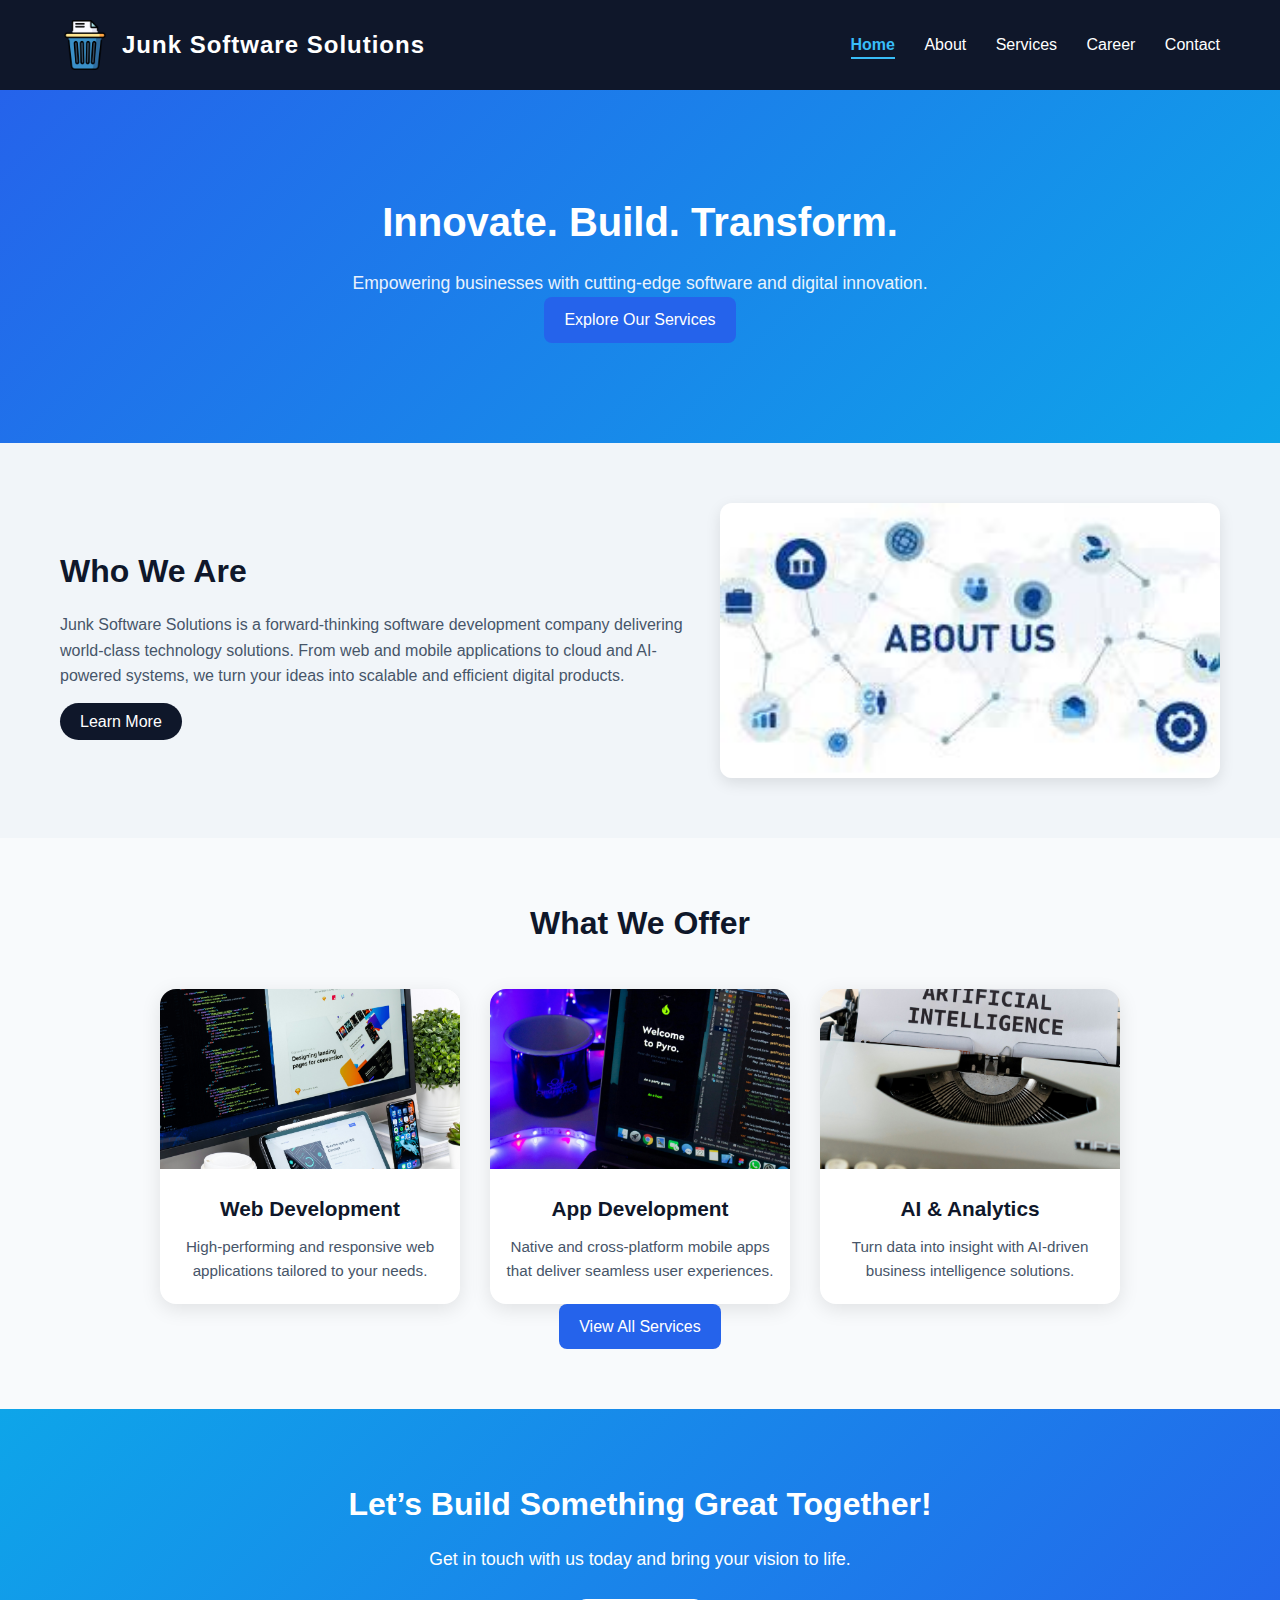
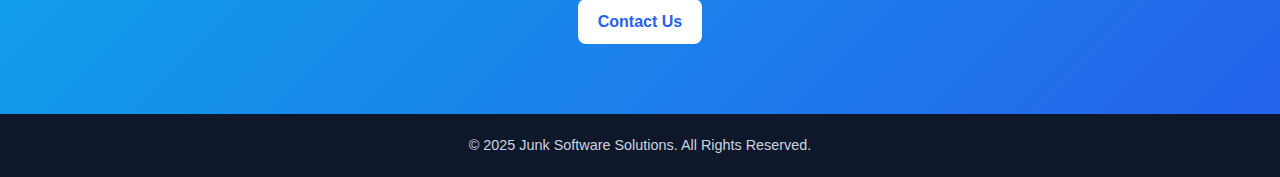
<file: index.html>
<!DOCTYPE html>
<html lang="en">
<head>
  <meta charset="UTF-8" />
  <meta name="viewport" content="width=device-width, initial-scale=1.0" />
  <link rel="icon" type="image/png" href="logo.png">
  <title>Junk Software Solutions</title>
  <link rel="stylesheet" href="style.css" />
</head>
<body>
  <!-- ---------- HEADER ---------- -->
  <header>
    <div class="logo-container">
      <img src="logo.png" alt="Company Logo" class="logo">
      <h1>Junk Software Solutions</h1>
    </div>
    <nav>
      <a href="index.html" class="active">Home</a>
      <a href="about.html">About</a>
      <a href="service.html">Services</a>
      <a href="career.html">Career</a>
      <a href="contact.html">Contact</a>
    </nav>
  </header>

  <!-- ---------- HERO SECTION ---------- -->
  <section class="hero">
    <h2>Innovate. Build. Transform.</h2>
    <p>Empowering businesses with cutting-edge software and digital innovation.</p>
    <a href="service.html" class="btn-primary">Explore Our Services</a>
  </section>

  <!-- ---------- ABOUT SECTION ---------- -->
  <section class="about">
    <div class="about-content">
      <h3>Who We Are</h3>
      <p>
        Junk Software Solutions is a forward-thinking software development company delivering 
        world-class technology solutions. From web and mobile applications to cloud and AI-powered 
        systems, we turn your ideas into scalable and efficient digital products.
      </p>
      <a href="about.html" class="btn-secondary">Learn More</a>
    </div>
    <img src="images/about.jpg" alt="About Us">
  </section>

  <!-- ---------- SERVICES PREVIEW ---------- -->
  <section class="home-services">
    <h3>What We Offer</h3>
    <div class="service-cards">
      <div class="card">
        <img src="images/image1.jpg" alt="Web Development">
        <h4>Web Development</h4>
        <p>High-performing and responsive web applications tailored to your needs.</p>
      </div>
      <div class="card">
        <img src="images/image2.jpg" alt="App Development">
        <h4>App Development</h4>
        <p>Native and cross-platform mobile apps that deliver seamless user experiences.</p>
      </div>
      <div class="card">
        <img src="images/image4.jpg" alt="AI Solutions">
        <h4>AI & Analytics</h4>
        <p>Turn data into insight with AI-driven business intelligence solutions.</p>
      </div>
    </div>
    <a href="service.html" class="btn-primary">View All Services</a>
  </section>

  <!-- ---------- CONTACT CTA ---------- -->
  <section class="cta">
    <h3>Let’s Build Something Great Together!</h3>
    <p>Get in touch with us today and bring your vision to life.</p>
    <a href="contact.html" class="btn-primary">Contact Us</a>
  </section>

  <!-- ---------- FOOTER ---------- -->
  <footer>
    © 2025 Junk Software Solutions. All Rights Reserved.
  </footer>

  <script src="script.js"></script>
</body>
</html>
</file>
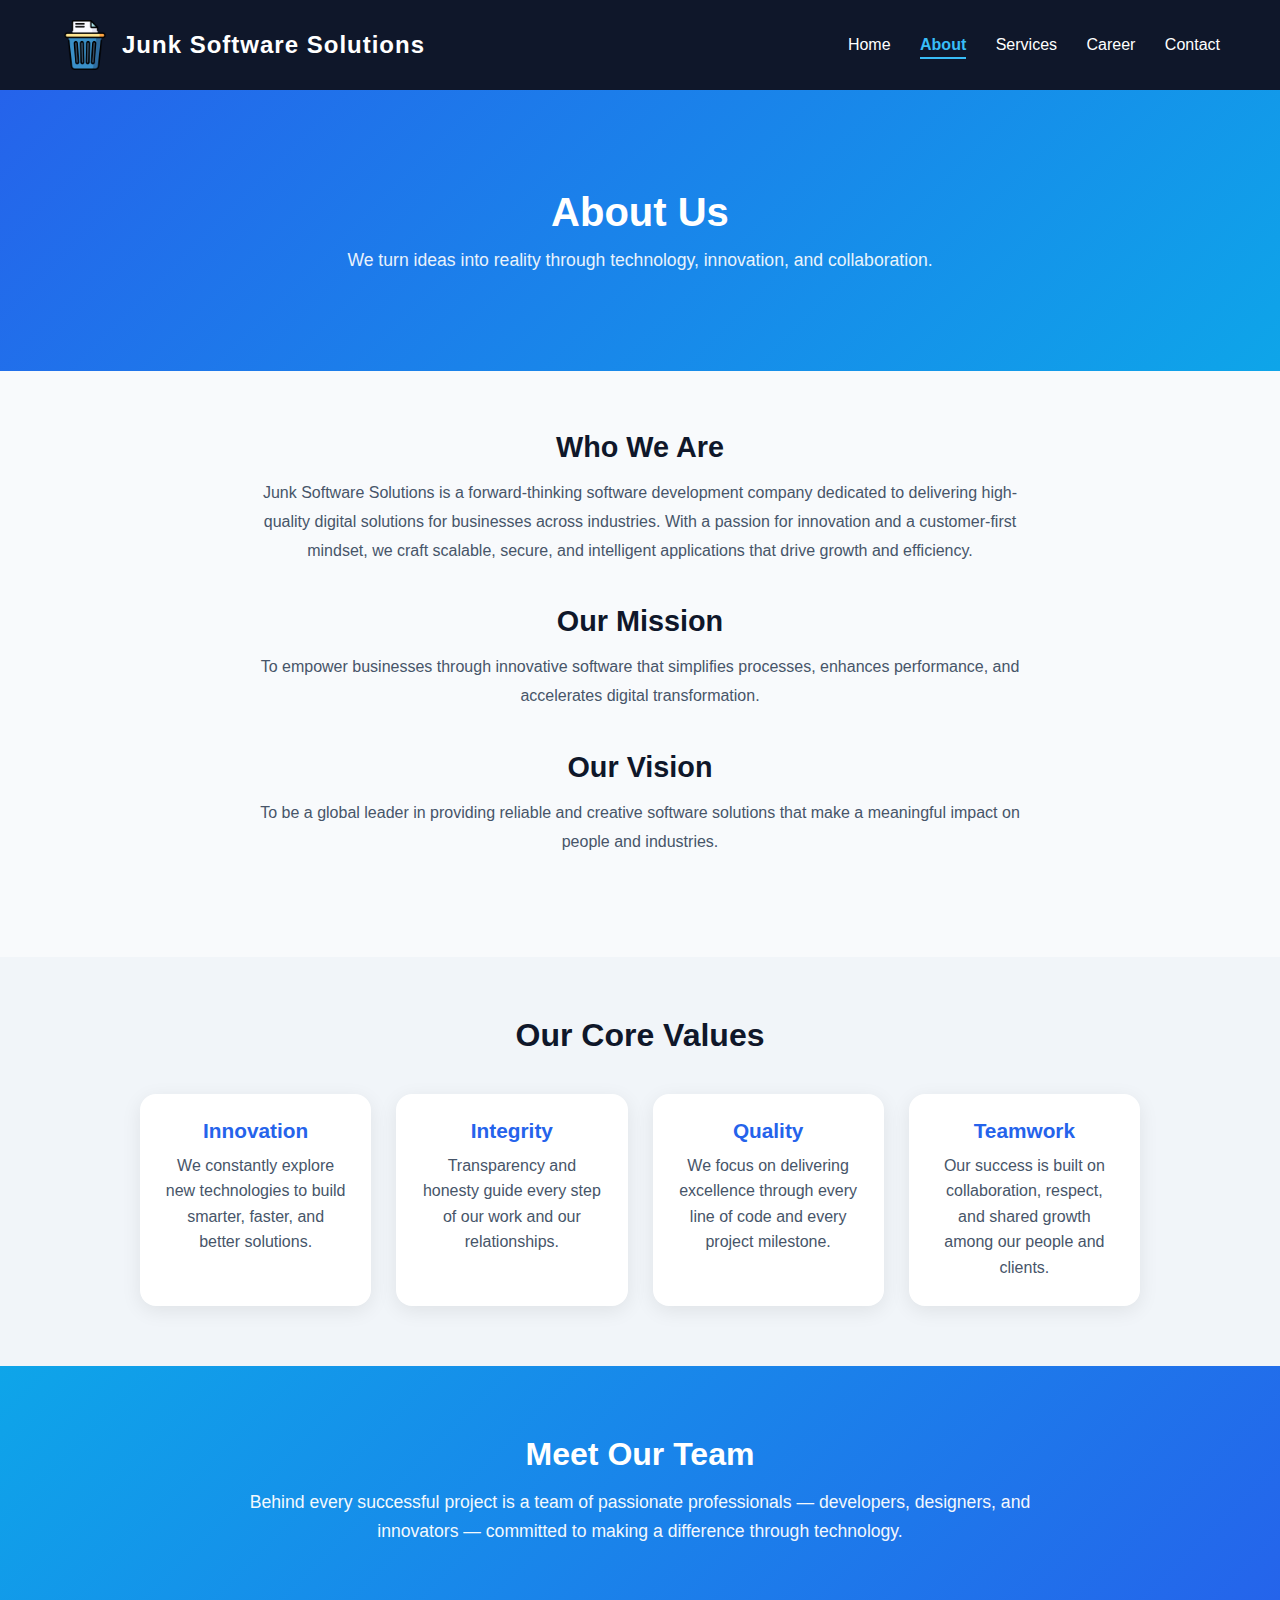
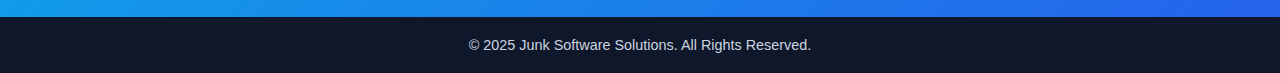
<file: about.html>
<!DOCTYPE html>
<html lang="en">
<head>
  <meta charset="UTF-8" />
  <meta name="viewport" content="width=device-width, initial-scale=1.0" />
  <link rel="icon" type="image/png" href="logo.png">
  <title>About Us | Junk Software Solutions</title>
  <link rel="stylesheet" href="about.css" />
</head>
<body>
  <!-- ---------- HEADER ---------- -->
  <header>
    <div class="logo-container">
      <img src="logo.png" alt="Company Logo" class="logo">
      <h1>Junk Software Solutions</h1>
    </div>
    <nav>
      <a href="index.html">Home</a>
      <a href="about.html" class="active">About</a>
      <a href="service.html">Services</a>
      <a href="career.html">Career</a>
      <a href="contact.html">Contact</a>
    </nav>
  </header>

  <!-- ---------- HERO SECTION ---------- -->
  <section class="hero about-hero">
    <h2>About Us</h2>
    <p>We turn ideas into reality through technology, innovation, and collaboration.</p>
  </section>

  <!-- ---------- COMPANY STORY ---------- -->
  <section class="about">
    <div class="about-content">
      <h3>Who We Are</h3>
      <p>
        Junk Software Solutions is a forward-thinking software development company dedicated to delivering 
        high-quality digital solutions for businesses across industries. With a passion for innovation and a 
        customer-first mindset, we craft scalable, secure, and intelligent applications that drive growth 
        and efficiency.
      </p>
    </div>

    <div class="about-content">
      <h3>Our Mission</h3>
      <p>
        To empower businesses through innovative software that simplifies processes, enhances performance, 
        and accelerates digital transformation.
      </p>
    </div>

    <div class="about-content">
      <h3>Our Vision</h3>
      <p>
        To be a global leader in providing reliable and creative software solutions that make a meaningful 
        impact on people and industries.
      </p>
    </div>
  </section>

  <!-- ---------- VALUES SECTION ---------- -->
  <section class="values">
    <h3>Our Core Values</h3>
    <div class="value-grid">
      <div class="value-card">
        <h4>Innovation</h4>
        <p>We constantly explore new technologies to build smarter, faster, and better solutions.</p>
      </div>
      <div class="value-card">
        <h4>Integrity</h4>
        <p>Transparency and honesty guide every step of our work and our relationships.</p>
      </div>
      <div class="value-card">
        <h4>Quality</h4>
        <p>We focus on delivering excellence through every line of code and every project milestone.</p>
      </div>
      <div class="value-card">
        <h4>Teamwork</h4>
        <p>Our success is built on collaboration, respect, and shared growth among our people and clients.</p>
      </div>
    </div>
  </section>

  <!-- ---------- TEAM SECTION ---------- -->
  <section class="team">
    <h3>Meet Our Team</h3>
    <p>
      Behind every successful project is a team of passionate professionals — developers, designers, and 
      innovators — committed to making a difference through technology.
    </p>
  </section>

  <!-- ---------- FOOTER ---------- -->
  <footer>
    © 2025 Junk Software Solutions. All Rights Reserved.
  </footer>

  <script src="script.js"></script>
</body>
</html>
</file>
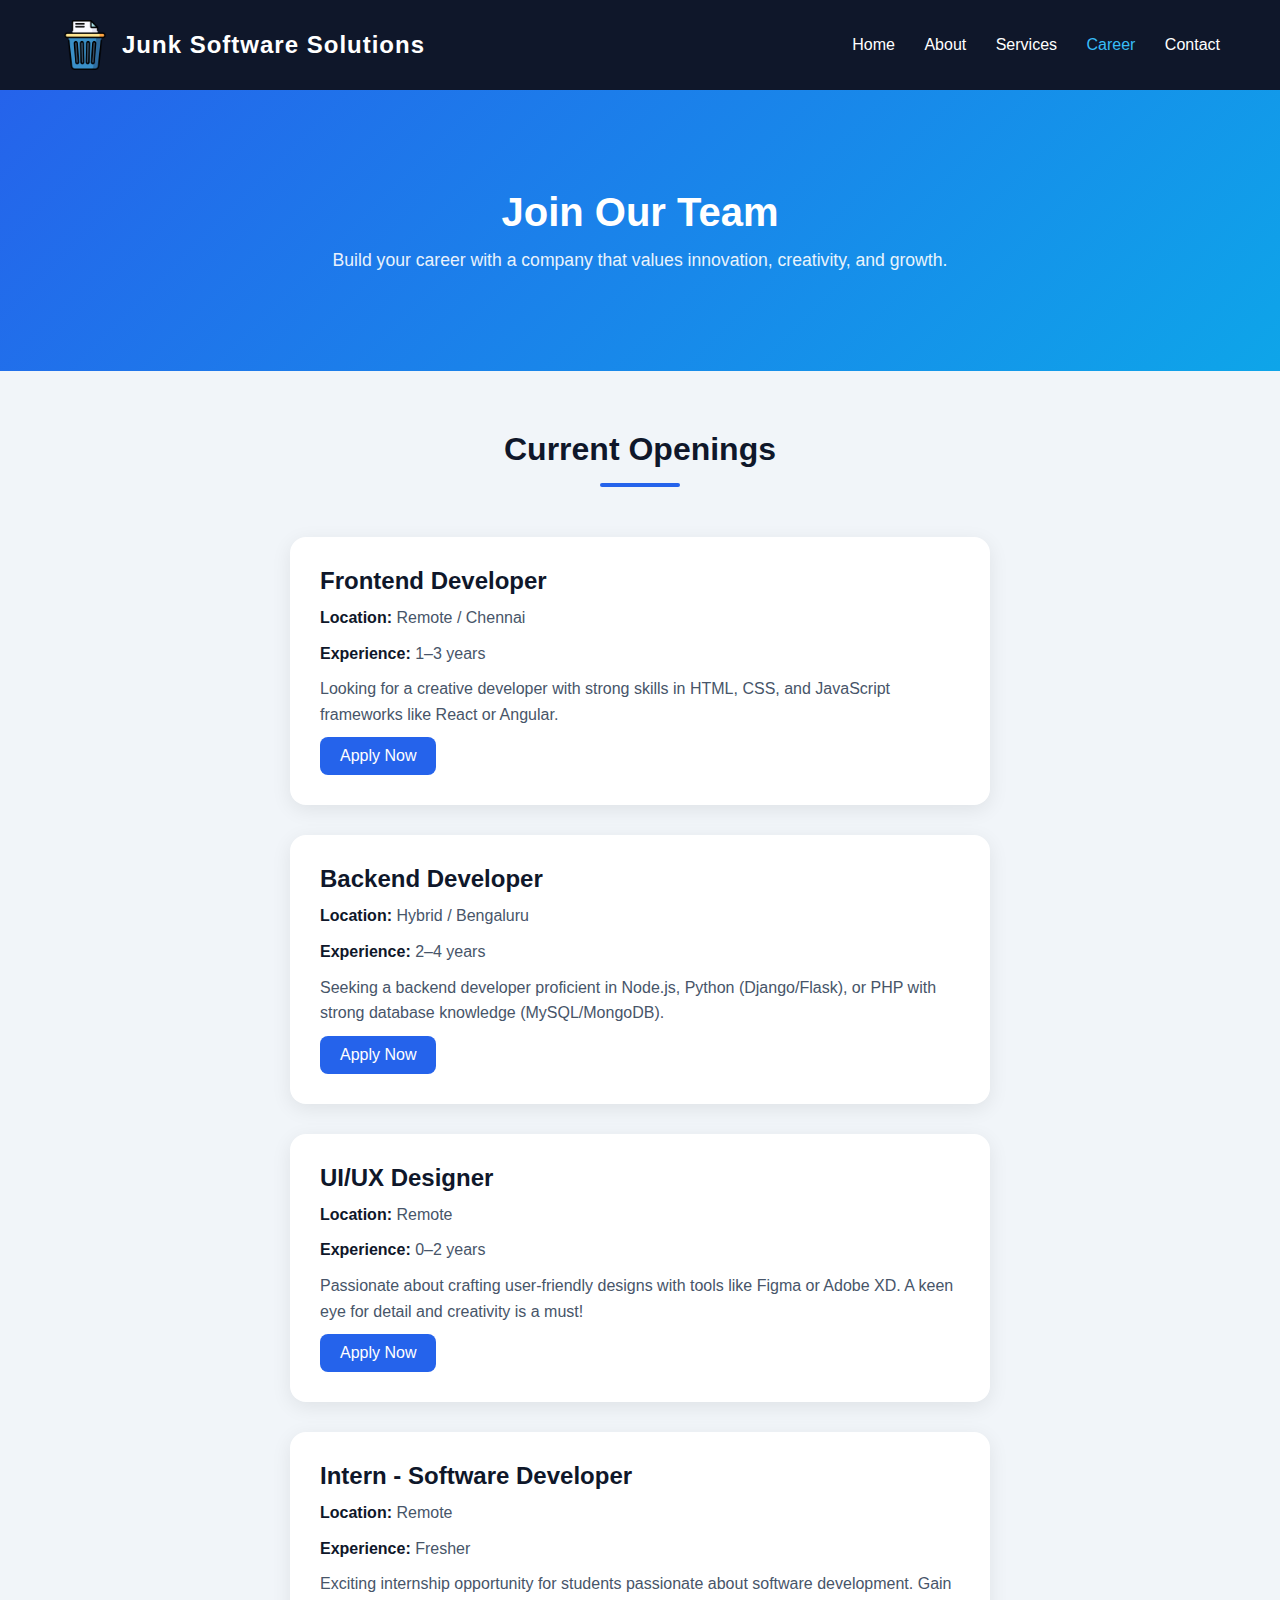
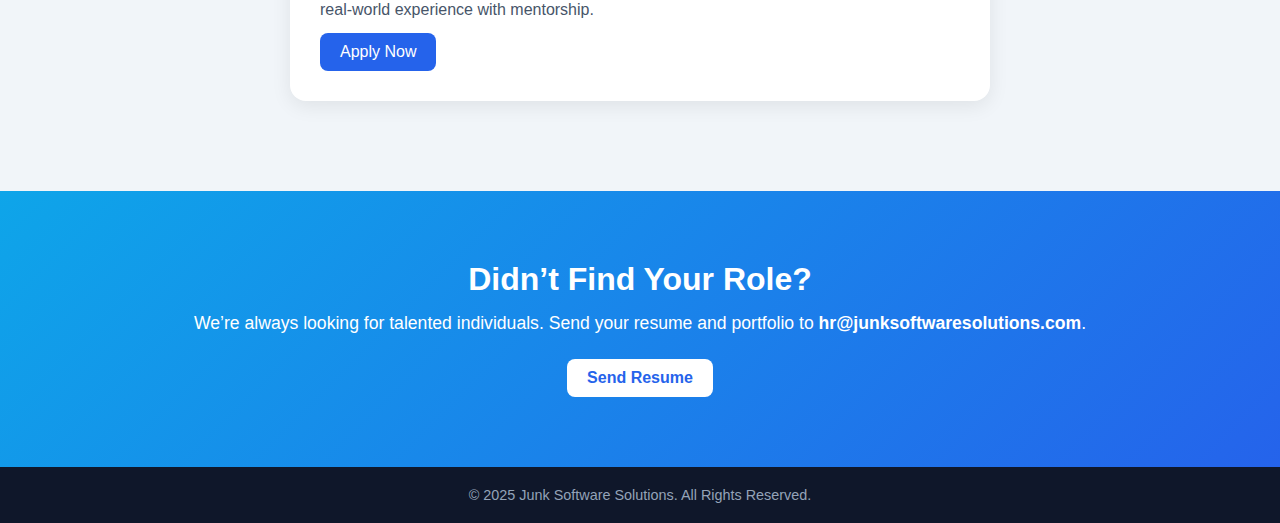
<file: career.html>
<!DOCTYPE html>
<html lang="en">
<head>
  <meta charset="UTF-8" />
  <meta name="viewport" content="width=device-width, initial-scale=1.0" />
  <link rel="icon" type="image/png" href="logo.png">
  <title>Junk Software Solutions</title>
  <link rel="stylesheet" href="career.css" />
</head>
<body>
  <!-- ---------- HEADER ---------- -->
  <header>
    <div class="logo-container">
      <img src="logo.png" alt="Company Logo" class="logo">
      <h1>Junk Software Solutions</h1>
    </div>
    <nav>
      <a href="index.html">Home</a>
      <a href="about.html">About</a>
      <a href="service.html">Services</a>
      <a href="career.html"class="active" >Career</a>
      <a href="contact.html">Contact</a>
    </nav>
  </header>

  <!-- ---------- HERO SECTION ---------- -->
  <section class="hero career-hero">
    <h2>Join Our Team</h2>
    <p>Build your career with a company that values innovation, creativity, and growth.</p>
  </section>

  <!-- ---------- JOB OPENINGS ---------- -->
  <section class="careers">
    <h3>Current Openings</h3>

    <div class="job-card">
      <h4>Frontend Developer</h4>
      <p><strong>Location:</strong> Remote / Chennai</p>
      <p><strong>Experience:</strong> 1–3 years</p>
      <p>
        Looking for a creative developer with strong skills in HTML, CSS, and JavaScript frameworks like React or Angular.
      </p>
      <a href="mailto:hr@junksoftwaresolutions.com" class="btn-primary">Apply Now</a>
    </div>

    <div class="job-card">
      <h4>Backend Developer</h4>
      <p><strong>Location:</strong> Hybrid / Bengaluru</p>
      <p><strong>Experience:</strong> 2–4 years</p>
      <p>
        Seeking a backend developer proficient in Node.js, Python (Django/Flask), or PHP with strong database knowledge (MySQL/MongoDB).
      </p>
      <a href="mailto:hr@junksoftwaresolutions.com" class="btn-primary">Apply Now</a>
    </div>

    <div class="job-card">
      <h4>UI/UX Designer</h4>
      <p><strong>Location:</strong> Remote</p>
      <p><strong>Experience:</strong> 0–2 years</p>
      <p>
        Passionate about crafting user-friendly designs with tools like Figma or Adobe XD. A keen eye for detail and creativity is a must!
      </p>
      <a href="mailto:hr@junksoftwaresolutions.com" class="btn-primary">Apply Now</a>
    </div>

    <div class="job-card">
      <h4>Intern - Software Developer</h4>
      <p><strong>Location:</strong> Remote</p>
      <p><strong>Experience:</strong> Fresher</p>
      <p>
        Exciting internship opportunity for students passionate about software development. Gain real-world experience with mentorship.
      </p>
      <a href="mailto:hr@junksoftwaresolutions.com" class="btn-primary">Apply Now</a>
    </div>
  </section>

  <!-- ---------- CTA SECTION ---------- -->
  <section class="cta">
    <h3>Didn’t Find Your Role?</h3>
    <p>We’re always looking for talented individuals. Send your resume and portfolio to <strong>hr@junksoftwaresolutions.com</strong>.</p>
    <a href="mailto:hr@junksoftwaresolutions.com" class="btn-primary">Send Resume</a>
  </section>

  <!-- ---------- FOOTER ---------- -->
  <footer>
    © 2025 Junk Software Solutions. All Rights Reserved.
  </footer>

  <script src="script.js"></script>
</body>
</html>
</file>
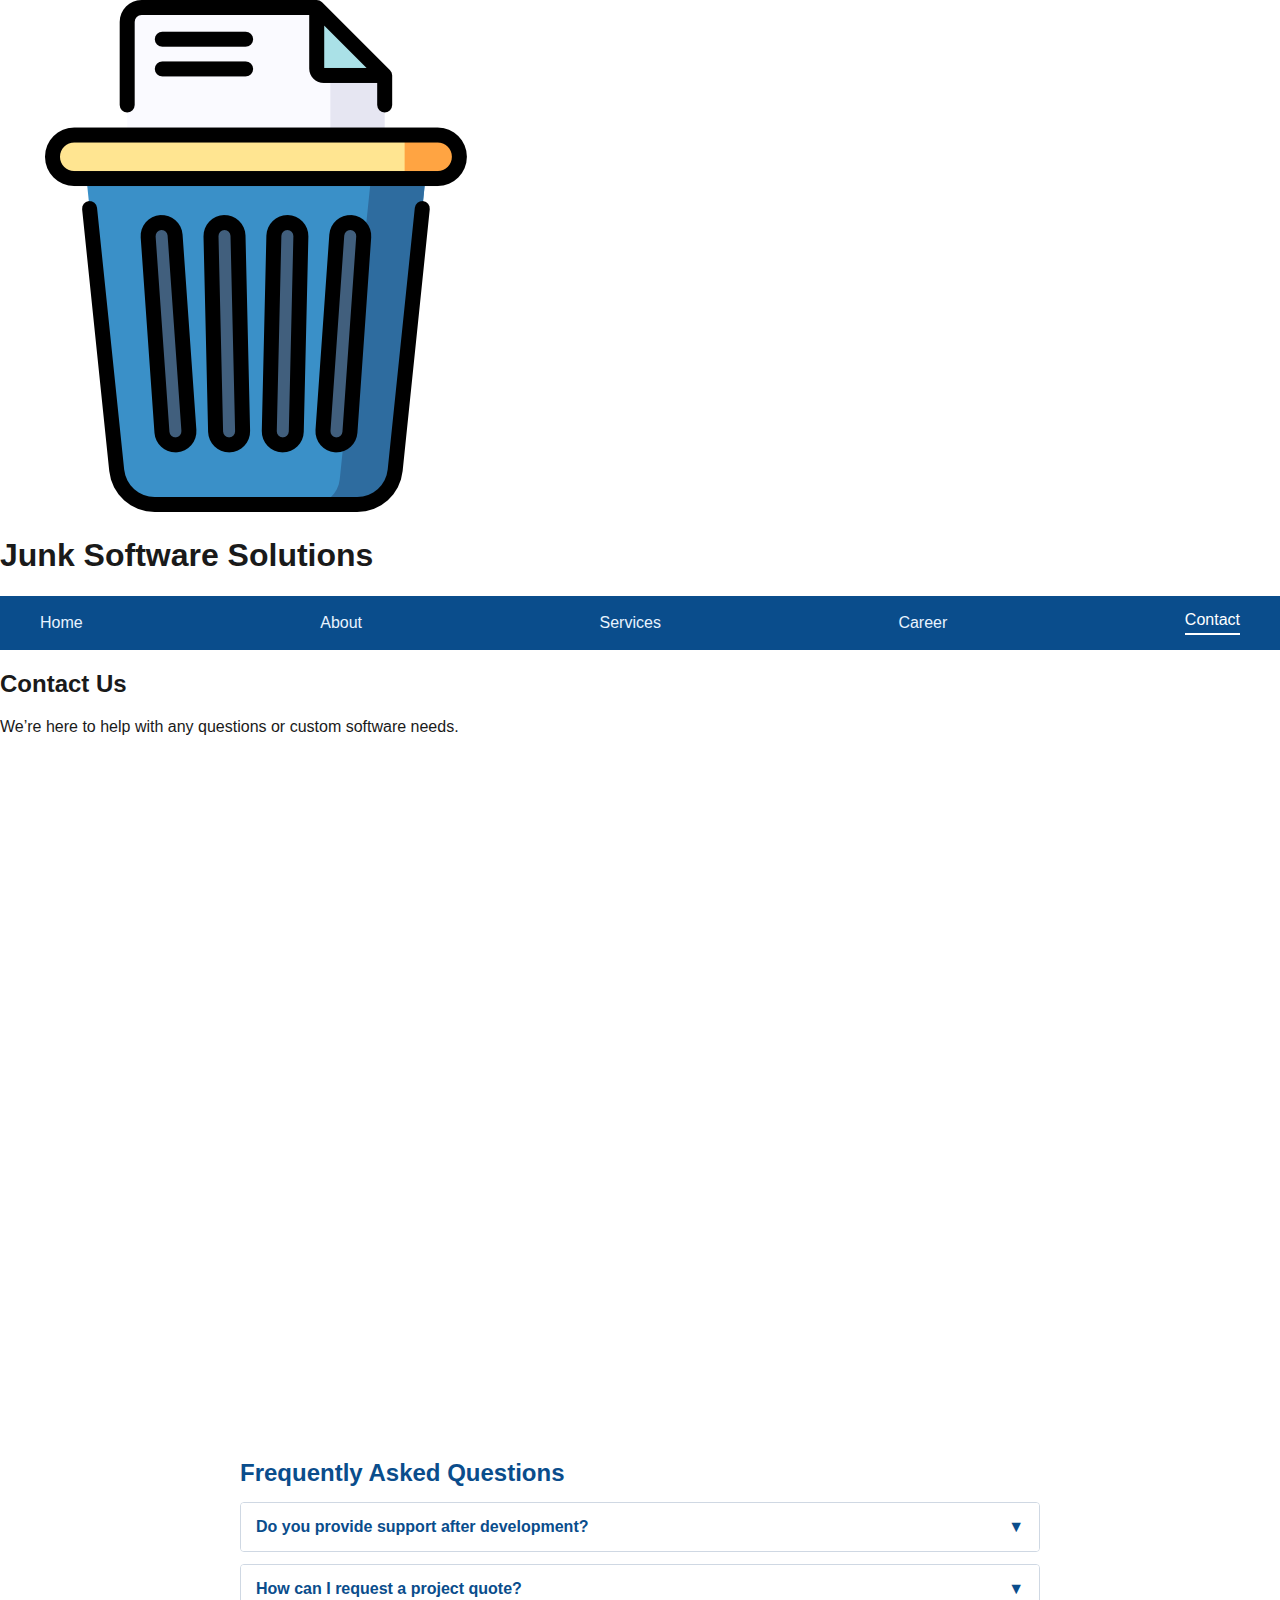
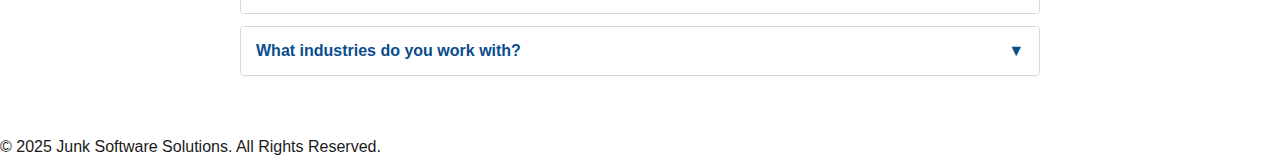
<file: contact.html>
<!DOCTYPE html>
<html lang="en">
<head>
  <meta charset="UTF-8" />
  <meta name="viewport" content="width=device-width, initial-scale=1.0" />
  <link rel="icon" type="image/png" href="logo.png">
  <title>Junk Software Solutions</title>
  <link rel="stylesheet" href="contact.css" />
</head>
<body>

  <!-- ✅ Header -->
  <header>
    <div class="logo-container">
      <img src="logo.png" alt="Company Logo" class="logo">
      <h1>Junk Software Solutions</h1>
    </div>
    <nav>
      <a href="index.html">Home</a>
      <a href="about.html">About</a>
      <a href="service.html">Services</a>
      <a href="career.html">Career</a>
      <a href="contact.html" class="active">Contact</a>
    </nav>
  </header>

  <!-- ✅ Contact Hero Section -->
  <section class="hero">
    <h2>Contact Us</h2>
    <p>We’re here to help with any questions or custom software needs.</p>
  </section>

  <!-- ✅ Contact Content -->
  <section class="contact-wrapper">

    <!-- Contact Form -->
    <div class="contact-card">
      <h2>Let's Connect</h2>
      <form>
        <input type="text" placeholder="Your Name" required />
        <input type="email" placeholder="Email Address" required />
        <textarea rows="4" placeholder="Message"></textarea>
        <button type="submit">Send Message</button>
      </form>

      <!-- Company Details -->
      <div class="details">
        <p>📍 123 Tech Park, Bangalore, India</p>
        <p>📞 +91 98765 43210</p>
        <p>✉️ support@junksoftwaresolutions.com</p>
        <p>🕘 Mon–Fri • 9AM–6PM</p>
      </div>
    </div>

    <!-- ✅ FAQ Section -->
    <div class="faq">
      <h2>Frequently Asked Questions</h2>

      <div class="accordion-item">
        <button class="accordion">Do you provide support after development?<span class="arrow">▼</span></button>
        <div class="panel"><p>Yes! We offer ongoing maintenance and updates for all projects.</p></div>
      </div>

      <div class="accordion-item">
        <button class="accordion">How can I request a project quote?<span class="arrow">▼</span></button>
        <div class="panel"><p>Simply fill out the form above or email us directly.</p></div>
      </div>

      <div class="accordion-item">
        <button class="accordion">What industries do you work with?<span class="arrow">▼</span></button>
        <div class="panel"><p>We work across multiple domains including healthcare, retail, and finance.</p></div>
      </div>
    </div>

  </section>

  <!-- ✅ Footer -->
  <footer>
    © 2025 Junk Software Solutions. All Rights Reserved.
  </footer>

  <!-- ✅ FAQ Interaction Script -->
  <script>
    const accordions = document.querySelectorAll(".accordion");
    accordions.forEach(btn => {
      btn.addEventListener("click", () => {
        const panel = btn.nextElementSibling;
        const arrow = btn.querySelector(".arrow");
        panel.classList.toggle("show");
        arrow.classList.toggle("rotate");
      });
    });

    // Scroll Fade Animation
    const sections = document.querySelectorAll(".contact-card, .faq");
    const revealOnScroll = () => {
      sections.forEach(sec => {
        const secPos = sec.getBoundingClientRect().top;
        if(secPos < window.innerHeight - 100){
          sec.classList.add("fade-in");
        }
      });
    };
    window.addEventListener("scroll", revealOnScroll);
    revealOnScroll();
  </script>

</body>
</html>
</file>
<file: style.css>
/* ================== GLOBAL STYLES ================== */
* {
  margin: 0;
  padding: 0;
  box-sizing: border-box;
  font-family: "Poppins", sans-serif;
}

body {
  background-color: #f8fafc;
  color: #222;
  line-height: 1.6;
}

/* ================== HEADER ================== */
header {
  display: flex;
  justify-content: space-between;
  align-items: center;
  background: #0f172a;
  color: white;
  padding: 20px 60px;
  flex-wrap: wrap;
}

.logo-container {
  display: flex;
  align-items: center;
  gap: 12px;
}

.logo {
  width: 50px;
  height: 50px;
}

header h1 {
  font-size: 1.5rem;
  letter-spacing: 1px;
}

nav a {
  color: white;
  text-decoration: none;
  margin-left: 25px;
  font-size: 1rem;
  transition: color 0.3s;
}

nav a:hover,
nav a.active {
  color: #38bdf8;
  font-weight: 600;
  border-bottom: 2px solid #38bdf8;
  padding-bottom: 4px;
}

/* ================== HERO SECTIONS ================== */
.hero,
.about-hero,
.career-hero {
  text-align: center;
  color: #fff;
  background: linear-gradient(135deg, #2563eb, #0ea5e9);
  padding: 100px 20px;
}

.hero h2,
.about-hero h2,
.career-hero h2 {
  font-size: 2.5rem;
  margin-bottom: 15px;
}

.hero p,
.about-hero p,
.career-hero p {
  font-size: 1.1rem;
  opacity: 0.9;
}

/* ================== ABOUT PAGE ================== */
.about {
  display: flex;
  align-items: center;
  justify-content: space-between;
  padding: 60px;
  background-color: #f1f5f9;
  flex-wrap: wrap;
}

.about-content {
  flex: 1;
  min-width: 300px;
  padding-right: 30px;
}

.about-content h3 {
  font-size: 2rem;
  color: #0f172a;
  margin-bottom: 15px;
}

.about-content p {
  color: #475569;
  margin-bottom: 20px;
}

.about img {
  flex: 1;
  max-width: 500px;
  border-radius: 12px;
  box-shadow: 0 5px 15px rgba(0,0,0,0.1);
}

.btn-secondary {
  background-color: #0f172a;
  color: #fff;
  padding: 10px 20px;
  border-radius: 25px;
  text-decoration: none;
  transition: background-color 0.3s;
}

.btn-secondary:hover {
  background-color: #1e293b;
}

/* ---------- TEAM SECTION ---------- */
.team {
  background: linear-gradient(135deg, #0ea5e9, #2563eb);
  color: white;
  text-align: center;
  padding: 70px 20px;
}

.team h3 {
  font-size: 2rem;
  margin-bottom: 15px;
}

.team p {
  max-width: 800px;
  margin: 0 auto;
  font-size: 1.1rem;
  line-height: 1.7;
  opacity: 0.95;
}
/* ---------- HOME SERVICES ---------- */
.home-services {
  text-align: center;
  padding: 60px;
}

.home-services h3 {
  font-size: 2rem;
  color: #0f172a;
  margin-bottom: 40px;
}

.service-cards {
  display: flex;
  justify-content: center;
  flex-wrap: wrap;
  gap: 30px;
}

.card {
  background: #fff;
  border-radius: 16px;
  box-shadow: 0 5px 20px rgba(0, 0, 0, 0.1);
  width: 300px;
  padding-bottom: 20px;
  transition: transform 0.3s;
}

.card:hover {
  transform: translateY(-5px);
}

.card img {
  width: 100%;
  border-radius: 16px 16px 0 0;
  height: 180px;
  object-fit: cover;
}

.card h4 {
  color: #0f172a;
  margin-top: 15px;
  font-size: 1.3rem;
}

.card p {
  color: #475569;
  padding: 0 15px;
  font-size: 0.95rem;
  margin-top: 10px;
}

/* Values Section */
.values {
  background: #f1f5f9;
  padding: 60px 20px;
  text-align: center;
}

.value-grid {
  display: grid;
  grid-template-columns: repeat(auto-fit, minmax(220px, 1fr));
  gap: 25px;
  max-width: 1000px;
  margin: 0 auto;
}

.value-card {
  background: #fff;
  border-radius: 16px;
  padding: 25px;
  box-shadow: 0 5px 20px rgba(0, 0, 0, 0.08);
  transition: transform 0.3s;
}
.value-card:hover { transform: translateY(-5px); }

/* ================== SERVICES PAGE ================== */
.services {
  display: flex;
  flex-direction: column;
  gap: 60px;
  padding: 60px;
  background-color: #f1f5f9;
}

.service-row {
  display: flex;
  align-items: center;
  background: #fff;
  border-radius: 16px;
  overflow: hidden;
  box-shadow: 0 5px 20px rgba(0, 0, 0, 0.1);
  transition: transform 0.3s;
}

.service-row:hover {
  transform: translateY(-5px);
}

.service-row img {
  width: 50%;
  height: 100%;
  object-fit: cover;
}

.service-text {
  width: 50%;
  padding: 40px;
}

.service-text h3 {
  font-size: 1.8rem;
  color: #0f172a;
  margin-bottom: 15px;
}

.service-text p {
  font-size: 1rem;
  color: #475569;
}

/* ---------- REVERSE LAYOUT ---------- */
.service-row.reverse {
  flex-direction: row-reverse;
}

/* ================== CONTACT PAGE ================== */
.contact-wrapper {
  width: 90%;
  max-width: 1100px;
  margin: 60px auto;
  display: flex;
  flex-direction: column;
  gap: 50px;
}

/* Contact Card */
.contact-card {
  background: #ffffff;
  border-radius: 16px;
  box-shadow: 0 5px 20px rgba(0, 0, 0, 0.08);
  padding: 40px;
  opacity: 0;
  transform: translateY(30px);
  transition: 0.6s ease;
}

.contact-card.fade-in {
  opacity: 1;
  transform: translateY(0);
}

.contact-card h2 {
  font-size: 1.8rem;
  color: #0f172a;
  margin-bottom: 20px;
}

/* Form */
input,
textarea {
  width: 100%;
  padding: 14px;
  margin: 14px 0;
  border: 1px solid #d0d7e2;
  border-radius: 8px;
  font-size: 1rem;
  color: #222;
  background: #f1f5f9;
  transition: border-color 0.3s;
}

input:focus,
textarea:focus {
  border-color: #2563eb;
  outline: none;
}

button {
  width: 100%;
  margin-top: 10px;
  padding: 14px;
  background: #2563eb;
  border: none;
  border-radius: 8px;
  color: #fff;
  font-size: 1rem;
  font-weight: 600;
  cursor: pointer;
  transition: background 0.3s ease, transform 0.1s ease;
}

button:hover {
  background: #38bdf8;
}

button:active {
  transform: scale(0.97);
}

/* Contact Details */
.details {
  margin-top: 20px;
  font-size: 0.95rem;
  color: #475569;
  line-height: 28px;
}

/* ---------------- FAQ ---------------- */
.faq {
  background: #ffffff;
  padding: 35px;
  border-radius: 16px;
  box-shadow: 0 5px 20px rgba(0,0,0,0.08);
  width: 100%;
  opacity: 0;
  transform: translateY(30px);
  transition: 0.6s ease;
}

.faq.fade-in {
  opacity: 1;
  transform: translateY(0);
}

.faq h2 {
  font-size: 1.8rem;
  color: #0f172a;
  margin-bottom: 20px;
}

.accordion-item {
  border: 1px solid #e2e8f0;
  border-radius: 8px;
  margin-bottom: 12px;
  overflow: hidden;
}

.accordion {
  width: 100%;
  padding: 18px;
  background: #f8fafc;
  border: none;
  font-size: 1rem;
  font-weight: 600;
  cursor: pointer;
  color: #2563eb;
  display: flex;
  justify-content: space-between;
}

.arrow {
  transition: transform 0.3s ease;
}

.rotate {
  transform: rotate(-180deg);
}

.panel {
  max-height: 0;
  overflow: hidden;
  background: #eef2f7;
  padding: 0 18px;
  color: #475569;
  transition: max-height 0.3s ease-out;
}

.panel.show {
  max-height: 200px;
  padding: 18px;
}

/* ================== CAREER PAGE ================== */
.careers {
  padding: 60px 20px;
  background-color: #f1f5f9;
  text-align: center;
}

.careers h3 {
  font-size: 2rem;
  color: #0f172a;
  margin-bottom: 50px;
  position: relative;
}

.careers h3::after {
  content: "";
  width: 80px;
  height: 4px;
  background: #2563eb;
  display: block;
  margin: 15px auto 0;
  border-radius: 2px;
}

/* ---------- JOB CARD ---------- */
.job-card {
  background: #fff;
  border-radius: 16px;
  padding: 30px;
  margin-bottom: 30px;
  box-shadow: 0 5px 20px rgba(0, 0, 0, 0.08);
  transition: transform 0.3s ease, box-shadow 0.3s ease;
  text-align: left;
  max-width: 700px;
  margin-left: auto;
  margin-right: auto;
}

.job-card:hover {
  transform: translateY(-5px);
  box-shadow: 0 8px 25px rgba(0, 0, 0, 0.12);
}

.job-card h4 {
  color: #0f172a;
  font-size: 1.5rem;
  margin-bottom: 10px;
}

.job-card p {
  color: #475569;
  margin-bottom: 10px;
  line-height: 1.6;
}

.job-card strong {
  color: #0f172a;
}

/* ---------- BUTTON ---------- */
.btn-primary {
  display: inline-block;
  background: #2563eb;
  color: #fff;
  padding: 10px 20px;
  border-radius: 8px;
  text-decoration: none;
  font-weight: 500;
  transition: background 0.3s;
}

.btn-primary:hover {
  background: #1e40af;
}


/* ================== CTA & FOOTER ================== */
.cta {
  background: linear-gradient(135deg, #0ea5e9, #2563eb);
  color: white;
  text-align: center;
  padding: 70px 20px;
}

.cta h3 {
  font-size: 2rem;
  margin-bottom: 15px;
}

.cta p {
  font-size: 1.1rem;
  margin-bottom: 25px;
}

.cta a.btn-primary {
  background: white;
  color: #2563eb;
  font-weight: 600;
}

.cta a.btn-primary:hover {
  background: #e0e7ff;
}
footer {
  background-color: #0f172a;
  color: #cbd5e1;
  text-align: center;
  padding: 20px;
  font-size: 0.9rem;
}

@media (max-width: 900px) {
  .service-row {
    flex-direction: column;
  }

  .service-row.reverse {
    flex-direction: column;
  }

  .service-row img,
  .service-text {
    width: 100%;
  }

  .service-text {
    padding: 30px 20px;
  }
}

/* ================== RESPONSIVE ================== */
@media (max-width: 900px) {
  header { padding: 20px 30px; }
  nav a { margin-left: 15px; font-size: 0.95rem; }
  .hero h2 { font-size: 2rem; }
  .service-row { flex-direction: column; }
}

@media (max-width: 600px) {
  header { flex-direction: column; text-align: center; }
  nav { margin-top: 10px; }
  input, textarea { font-size: 0.9rem; }
  button { font-size: 0.95rem; }
}
</file>
<file: contact.css>
/* ------ Global ------ */
body {
    margin: 0;
    font-family: "Segoe UI", Arial, sans-serif;
    background: #ffffff;
    color: #1a1a1a;
}

/* ------ Navbar ------ */
nav {
    background: #0A4D8C;
    padding: 15px 40px;
    display: flex;
    justify-content: space-between;
    align-items: center;
}

nav .logo {
    color: #fff;
    font-size: 22px;
    font-weight: 600;
}

nav ul {
    list-style: none;
    display: flex;
    gap: 25px;
    margin: 0;
}

nav a {
    text-decoration: none;
    color: #e8f3ff;
    font-size: 16px;
    font-weight: 500;
}

nav a.active, nav a:hover {
    color: #fff;
    border-bottom: 2px solid #fff;
    padding-bottom: 4px;
}

/* ------ Layout ------ */
.contact-wrapper {
    width: 90%;
    max-width: 1000px;
    margin: 50px auto;
    display: flex;
    flex-direction: column;
    align-items: center;
    gap: 40px;
}

/* ------ Contact Card ------ */
.contact-card {
    background: #f8fbff;
    border: 1px solid #dbe6f1;
    padding: 30px;
    box-shadow: 0px 4px 15px rgba(0,0,0,0.05);
    transition: 0.3s ease;
    opacity: 0;
    transform: translateY(25px);
    width: 100%;
    max-width: 700px; /* keep card narrow and centered */
}

.contact-card.fade-in {
    opacity: 1;
    transform: translateY(0);
}

.contact-card h2 {
    color: #0A4D8C;
    margin-bottom: 15px;
}

/* Ensure FAQ sits below the form and doesn't stretch too wide */
.faq {
    width: 100%;
    max-width: 800px;
}

/* Form */
input, textarea {
    width: 100%;
    padding: 12px;
    margin: 12px 0;
    border: 1px solid #bfd4e7;
    border-radius: 4px;
    font-size: 15px;
    transition: border-color 0.2s;
}

input:focus, textarea:focus {
    border-color: #0A4D8C;
    outline: none;
}

button {
    width: 100%;
    padding: 14px;
    background: #0A4D8C;
    border: none;
    color: #fff;
    font-size: 17px;
    font-weight: 600;
    cursor: pointer;
    transition: background 0.3s ease, transform 0.1s ease;
}

button:hover {
    background: #093d6e;
}

button:active {
    transform: scale(0.98);
}

/* Contact Details */
.details {
    margin-top: 20px;
    line-height: 26px;
    font-size: 15px;
}

/* ------ FAQ ------ */
.faq h2 {
    color: #0A4D8C;
    margin-bottom: 15px;
}

.accordion-item {
    border: 1px solid #cfd8e3;
    margin-bottom: 12px;
    border-radius: 4px;
    overflow: hidden;
}

.accordion {
    width: 100%;
    padding: 15px;
    background: #ffffff;
    border: none;
    font-size: 16px;
    cursor: pointer;
    text-align: left;
    display: flex;
    justify-content: space-between;
    color: #0A4D8C;
    font-weight: 600;
}

.arrow {
    transition: transform 0.3s ease;
}

.rotate {
    transform: rotate(-180deg);
}

.panel {
    max-height: 0;
    overflow: hidden;
    background: #f3f7fb;
    padding: 0 15px;
    transition: max-height 0.3s ease-out;
}

.panel.show {
    max-height: 140px;
    padding: 15px;
    color: #444;
}

/* Responsive: Tablet */
@media (max-width: 1000px) {
    .contact-wrapper {
        width: 95%;
        max-width: 900px;
        gap: 30px;
    }

    .contact-card {
        padding: 24px;
        max-width: 720px;
    }

    .faq {
        max-width: 760px;
    }
}

/* Responsive: Mobile */
@media (max-width: 700px) {
    /* Nav stacks and becomes compact */
    nav {
        padding: 12px 18px;
        flex-direction: column;
        align-items: flex-start;
        gap: 10px;
    }

    nav ul {
        display: flex;
        gap: 12px;
        flex-wrap: wrap;
        padding: 0;
        margin: 0;
    }

    nav .logo {
        font-size: 18px;
    }

    nav a { font-size: 15px; }

    .contact-wrapper {
        width: 95%;
        margin: 30px auto;
        gap: 20px;
    }

    .contact-card {
        padding: 20px;
        max-width: 100%;
    }

    input, textarea {
        padding: 10px;
        font-size: 14px;
    }

    button {
        padding: 12px;
        font-size: 16px;
    }

    .details { font-size: 14px; }

    .accordion {
        font-size: 15px;
        padding: 12px;
    }

    .panel.show {
        max-height: 240px;
    }
}
</file>
<file: about.css>
/* ---------- RESET ---------- */
* {
  margin: 0;
  padding: 0;
  box-sizing: border-box;
  font-family: "Poppins", sans-serif;
}

/* ---------- HEADER ---------- */
header {
  display: flex;
  justify-content: space-between;
  align-items: center;
  background: #0f172a;
  color: white;
  padding: 20px 60px;
  flex-wrap: wrap;
}

.logo-container {
  display: flex;
  align-items: center;
  gap: 12px;
}

.logo {
  width: 50px;
  height: 50px;
}

header h1 {
  font-size: 1.5rem;
  letter-spacing: 1px;
}

nav a {
  color: white;
  text-decoration: none;
  margin-left: 25px;
  font-size: 1rem;
  transition: color 0.3s;
}

nav a:hover,
nav a.active {
  color: #38bdf8;
  font-weight: 600;
  border-bottom: 2px solid #38bdf8;
  padding-bottom: 4px;
}

/* ---------- HERO SECTION ---------- */
.about-hero {
  background: linear-gradient(135deg, #2563eb, #0ea5e9);
  color: #fff;
  padding: 100px 20px;
  text-align: center;
}

.about-hero h2 {
  font-size: 2.5rem;
  margin-bottom: 15px;
}

.about-hero p {
  font-size: 1.1rem;
  opacity: 0.9;
}

/* ---------- ABOUT CONTENT ---------- */
.about {
  background-color: #f8fafc;
  padding: 60px 20px;
  text-align: center;
}

.about-content {
  max-width: 800px;
  margin: 0 auto 40px;
}

.about-content h3 {
  font-size: 1.8rem;
  color: #0f172a;
  margin-bottom: 15px;
}

.about-content p {
  color: #475569;
  line-height: 1.8;
  font-size: 1rem;
}

/* ---------- VALUES SECTION ---------- */
.values {
  background: #f1f5f9;
  padding: 60px 20px;
  text-align: center;
}

.values h3 {
  font-size: 2rem;
  color: #0f172a;
  margin-bottom: 40px;
}

.value-grid {
  display: grid;
  grid-template-columns: repeat(auto-fit, minmax(220px, 1fr));
  gap: 25px;
  max-width: 1000px;
  margin: 0 auto;
}

.value-card {
  background: #fff;
  border-radius: 16px;
  padding: 25px;
  box-shadow: 0 5px 20px rgba(0, 0, 0, 0.08);
  transition: transform 0.3s;
}

.value-card:hover {
  transform: translateY(-5px);
}

.value-card h4 {
  color: #2563eb;
  font-size: 1.3rem;
  margin-bottom: 10px;
}

.value-card p {
  color: #475569;
  line-height: 1.6;
}

/* ---------- TEAM SECTION ---------- */
.team {
  background: linear-gradient(135deg, #0ea5e9, #2563eb);
  color: white;
  text-align: center;
  padding: 70px 20px;
}

.team h3 {
  font-size: 2rem;
  margin-bottom: 15px;
}

.team p {
  max-width: 800px;
  margin: 0 auto;
  font-size: 1.1rem;
  line-height: 1.7;
  opacity: 0.95;
}

/*-------------Responsive-------------*/
@media (max-width: 900px) {
  header {
    padding: 20px 30px;
  }

  nav a {
    margin-left: 15px;
    font-size: 0.95rem;
  }

  .hero h2 {
    font-size: 2rem;
  }

  .contact-wrapper {
    width: 95%;
    margin: 40px auto;
  }

  .contact-card,
  .faq {
    padding: 28px;
  }
}

@media (max-width: 600px) {
  header {
    flex-direction: column;
    text-align: center;
  }

  nav {
    margin-top: 10px;
  }

  input,
  textarea {
    font-size: 0.9rem;
  }

  button {
    font-size: 0.95rem;
  }
}
/* ---------- FOOTER ---------- */
footer {
  background-color: #0f172a;
  color: #cbd5e1;
  text-align: center;
  padding: 20px;
  font-size: 0.9rem;
}
</file>
<file: career.css>
/* ---------- GENERAL RESET ---------- */
* {
  margin: 0;
  padding: 0;
  box-sizing: border-box;
  font-family: "Poppins", sans-serif;
}

/* ---------- HEADER ---------- */
header {
  display: flex;
  justify-content: space-between;
  align-items: center;
  background: #0f172a;
  color: white;
  padding: 20px 60px;
  flex-wrap: wrap;
}

.logo-container {
  display: flex;
  align-items: center;
  gap: 12px;
}

.logo {
  width: 50px;
  height: 50px;
}

header h1 {
  font-size: 1.5rem;
  letter-spacing: 1px;
}

nav a {
  color: white;
  text-decoration: none;
  margin-left: 25px;
  font-size: 1rem;
  transition: color 0.3s;
}

nav a:hover,
nav a.active {
  color: #38bdf8;
}

/* ---------- HERO SECTION ---------- */
.career-hero {
  background: linear-gradient(135deg, #2563eb, #0ea5e9);
  color: #fff;
  padding: 100px 20px;
  text-align: center;
}

.career-hero h2 {
  font-size: 2.5rem;
  margin-bottom: 15px;
}

.career-hero p {
  font-size: 1.1rem;
  opacity: 0.9;
}

/* ---------- CAREERS SECTION ---------- */
.careers {
  padding: 60px 20px;
  background-color: #f1f5f9;
  text-align: center;
}

.careers h3 {
  font-size: 2rem;
  color: #0f172a;
  margin-bottom: 50px;
  position: relative;
}

.careers h3::after {
  content: "";
  width: 80px;
  height: 4px;
  background: #2563eb;
  display: block;
  margin: 15px auto 0;
  border-radius: 2px;
}

/* ---------- JOB CARD ---------- */
.job-card {
  background: #fff;
  border-radius: 16px;
  padding: 30px;
  margin-bottom: 30px;
  box-shadow: 0 5px 20px rgba(0, 0, 0, 0.08);
  transition: transform 0.3s ease, box-shadow 0.3s ease;
  text-align: left;
  max-width: 700px;
  margin-left: auto;
  margin-right: auto;
}

.job-card:hover {
  transform: translateY(-5px);
  box-shadow: 0 8px 25px rgba(0, 0, 0, 0.12);
}

.job-card h4 {
  color: #0f172a;
  font-size: 1.5rem;
  margin-bottom: 10px;
}

.job-card p {
  color: #475569;
  margin-bottom: 10px;
  line-height: 1.6;
}

.job-card strong {
  color: #0f172a;
}

/* ---------- BUTTON ---------- */
.btn-primary {
  display: inline-block;
  background: #2563eb;
  color: #fff;
  padding: 10px 20px;
  border-radius: 8px;
  text-decoration: none;
  font-weight: 500;
  transition: background 0.3s;
}

.btn-primary:hover {
  background: #1e40af;
}

/* ---------- CTA SECTION ---------- */
.cta {
  background: linear-gradient(135deg, #0ea5e9, #2563eb);
  color: white;
  text-align: center;
  padding: 70px 20px;
}

.cta h3 {
  font-size: 2rem;
  margin-bottom: 15px;
}

.cta p {
  font-size: 1.1rem;
  margin-bottom: 25px;
}

.cta a.btn-primary {
  background: white;
  color: #2563eb;
  font-weight: 600;
}

.cta a.btn-primary:hover {
  background: #e0e7ff;
}

/* ---------- FOOTER ---------- */
footer {
  background: #0f172a;
  color: #94a3b8;
  text-align: center;
  padding: 20px;
  font-size: 0.9rem;
}

/* ---------- RESPONSIVE DESIGN ---------- */
@media (max-width: 768px) {
  header {
    flex-direction: column;
    text-align: center;
  }

  nav a {
    margin: 10px;
  }

  .career-hero h2 {
    font-size: 2rem;
  }

  .job-card {
    padding: 20px;
  }
}
</file>
